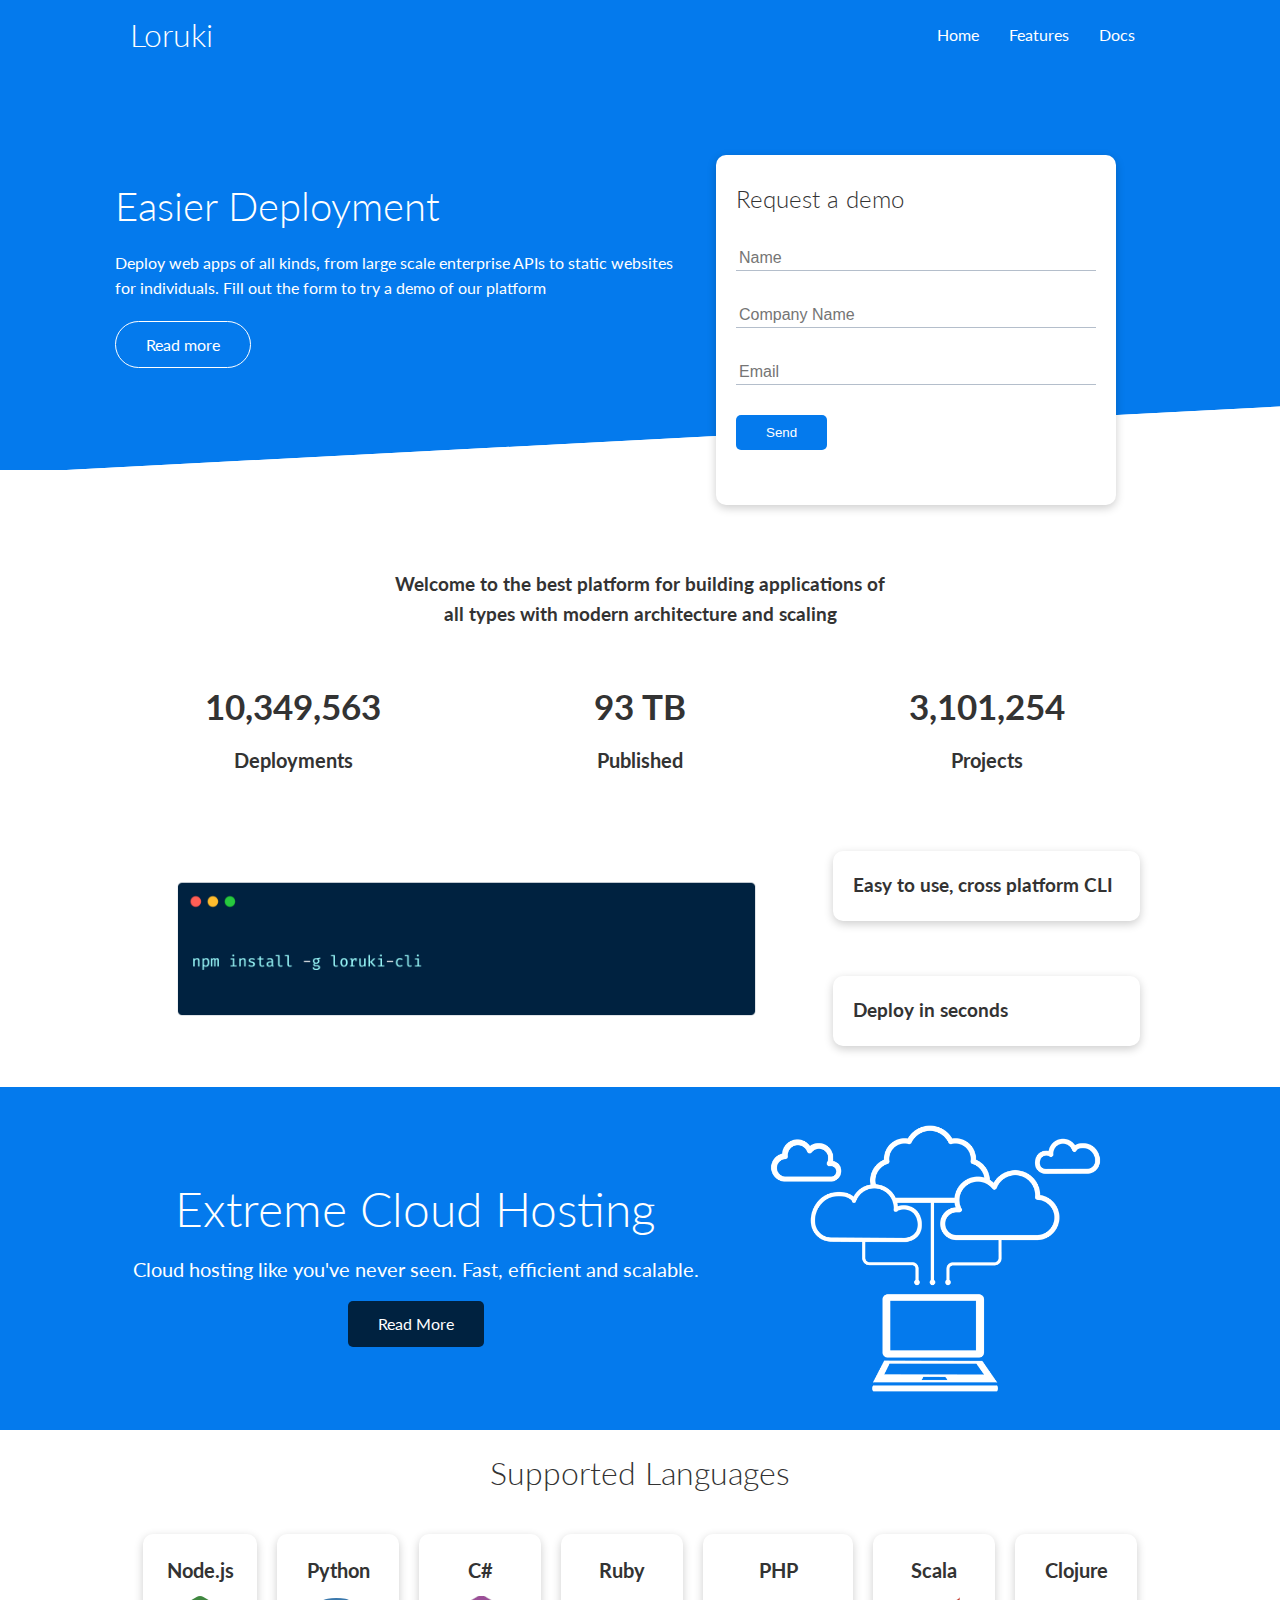
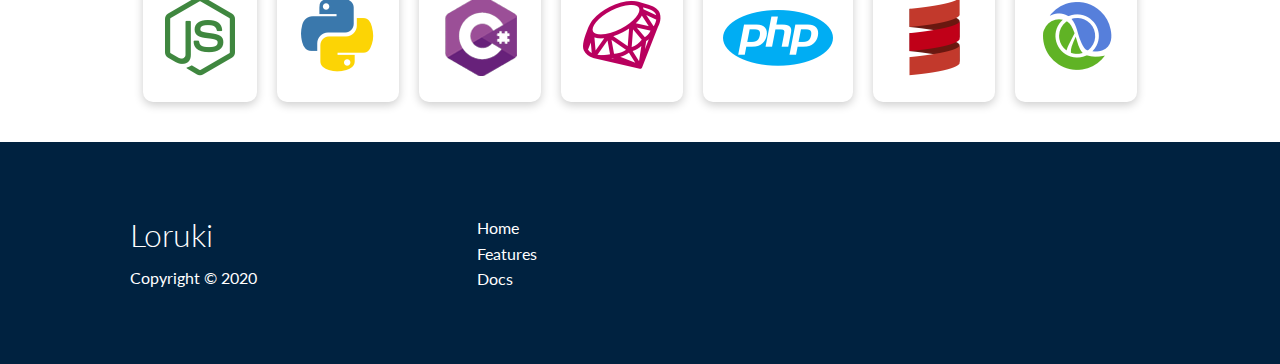
<file: index.html>
<!DOCTYPE html>
<html lang="en">
<head>
    <meta charset="UTF-8">
    <meta name="viewport" content="width=device-width, initial-scale=1.0">
    <link rel="stylesheet" href="https://cdnjs.cloudflare.com/ajax/libs/font-awesome/5.15.1/css/all.min.css"
        integrity="sha512-+4zCK9k+qNFUR5X+cKL9EIR+ZOhtIloNl9GIKS57V1MyNsYpYcUrUeQc9vNfzsWfV28IaLL3i96P9sdNyeRssA=="
        crossorigin="anonymous" />
    <link rel="stylesheet" href="./css/style.css">
    <link rel="stylesheet" href="./css/utilities.css">
    <title>Loruki! Cloud hosting for everyone</title>
</head>
<body>
    <!-- Navbar -->
    <div class="navbar">
        <div class="container flex">
            <h1 class="logo">Loruki</h1>
            <nav>
                <ul>
                    <li><a href="index.html">Home</a></li>
                    <li><a href="features.html">Features</a></li>
                    <li><a href="docs.html">Docs</a></li>
                </ul>
            </nav>
        </div>
    </div>

    <!-- Showcase -->
    <div class="showcase">
        <div class="container grid">
            <div class="showcase-text">
                <h1>Easier Deployment</h1>
                <p>Deploy web apps of all kinds, from large scale enterprise APIs to static websites for individuals. Fill out the form to
                try a demo of our platform</p>
                <a href="features.html" class="btn btn-outline">Read more</a>
            </div>
            <div class="showcase-form card">
                <h2>Request a demo</h2>
                <form autocomplete="off">
                    <div class="form-control">
                        <input type="text" name="name" placeholder="Name" required>
                    </div>
                    <div class="form-control">
                        <input type="text" name="company" placeholder="Company Name" required>
                    </div>
                    <div class="form-control">
                        <input type="email" name="email" placeholder="Email" required>
                    </div>
                    <input type="submit" value="Send" class="btn btn-primary">
                </form>
            </div>
        </div>
    </div>

    <!-- Stats -->
    <section class="stats">
        <div class="container">
            <h3 class="stats-heading text-center">
                Welcome to the best platform for building applications of all types with modern architecture and scaling
            </h3>
            <div class="grid grid-3 text-center my-4">
                <div>
                    <i class="fas fa-server fa-3x"></i>
                    <h3>10,349,563</h3>
                    <p class="text-secondary">Deployments</p>
                </div>
                <div>
                    <i class="fas fa-upload fa-3x"></i>
                    <h3>93 TB</h3>
                    <p class="text-secondary">Published</p>
                </div>
                <div>
                    <i class="fas fa-project-diagram fa-3x"></i>
                    <h3>3,101,254</h3>
                    <p class="text-secondary">Projects</p>
                </div>
            </div>
        </div>
    </section>

    <!-- CLI -->
    <section class="cli">
        <div class="container grid">
            <img src="images/cli.png" alt="CLI">
            <div class="card">
                <h3>Easy to use, cross platform CLI</h3>
            </div>
            <div class="card">
                <h3>Deploy in seconds</h3>
            </div>
        </div>
    </section>

    <!-- Cloud -->
    <section class="cloud bg-primary my-2 py-2">
        <div class="container grid">
            <div class="text-center">
                <h2 class="lg">Extreme Cloud Hosting</h2>
                <p class="lead my-1">
                    Cloud hosting like you've never seen. Fast, efficient and scalable.
                </p>
                <a href="features.html" class="btn btn-dark">Read More</a>
            </div>
            <img src="images/cloud.png" alt="Cloud">
        </div>
    </section>

    <!-- Languages -->
    <section class="languages">
        <h2 class="md text-center my-2">
            Supported Languages
        </h2>
        <div class="container flex">
            <div class="card">
                <h4>Node.js</h4>
                <img src="images/logos/node.png" alt="Node.js">
            </div>
            <div class="card">
                <h4>Python</h4>
                <img src="images/logos/python.png" alt="">
            </div>
            <div class="card">
                <h4>C#</h4>
                <img src="images/logos/csharp.png" alt="">
            </div>
            <div class="card">
                <h4>Ruby</h4>
                <img src="images/logos/ruby.png" alt="">
            </div>
            <div class="card">
                <h4>PHP</h4>
                <img src="images/logos/php.png" alt="">
            </div>
            <div class="card">
                <h4>Scala</h4>
                <img src="images/logos/scala.png" alt="">
            </div>
            <div class="card">
                <h4>Clojure</h4>
                <img src="images/logos/clojure.png" alt="">
            </div>
        </div>
    </section>

    <!-- Footer -->
    <footer class="footer bg-dark py-5">
        <div class="container grid grid-3">
            <div>
                <h1>Loruki</h1>
                <p>Copyright &copy; 2020</p>
            </div>
            <nav>
                <ul>
                    <li><a href="index.html">Home</a></li>
                    <li><a href="features.html">Features</a></li>
                    <li><a href="docs.html">Docs</a></li>
                </ul>
            </nav>
            <div class="social">
                <a href="#"><i class="fab fa-twitter fa-2x"></i></a>
                <a href="#"><i class="fab fa-facebook fa-2x"></i></a>
                <a href="#"><i class="fab fa-instagram fa-2x"></i></a>
                <a href="#"><i class="fab fa-github  fa-2x"></i></a>
            </div>
        </div>
    </footer>
</body>
</html>
</file>
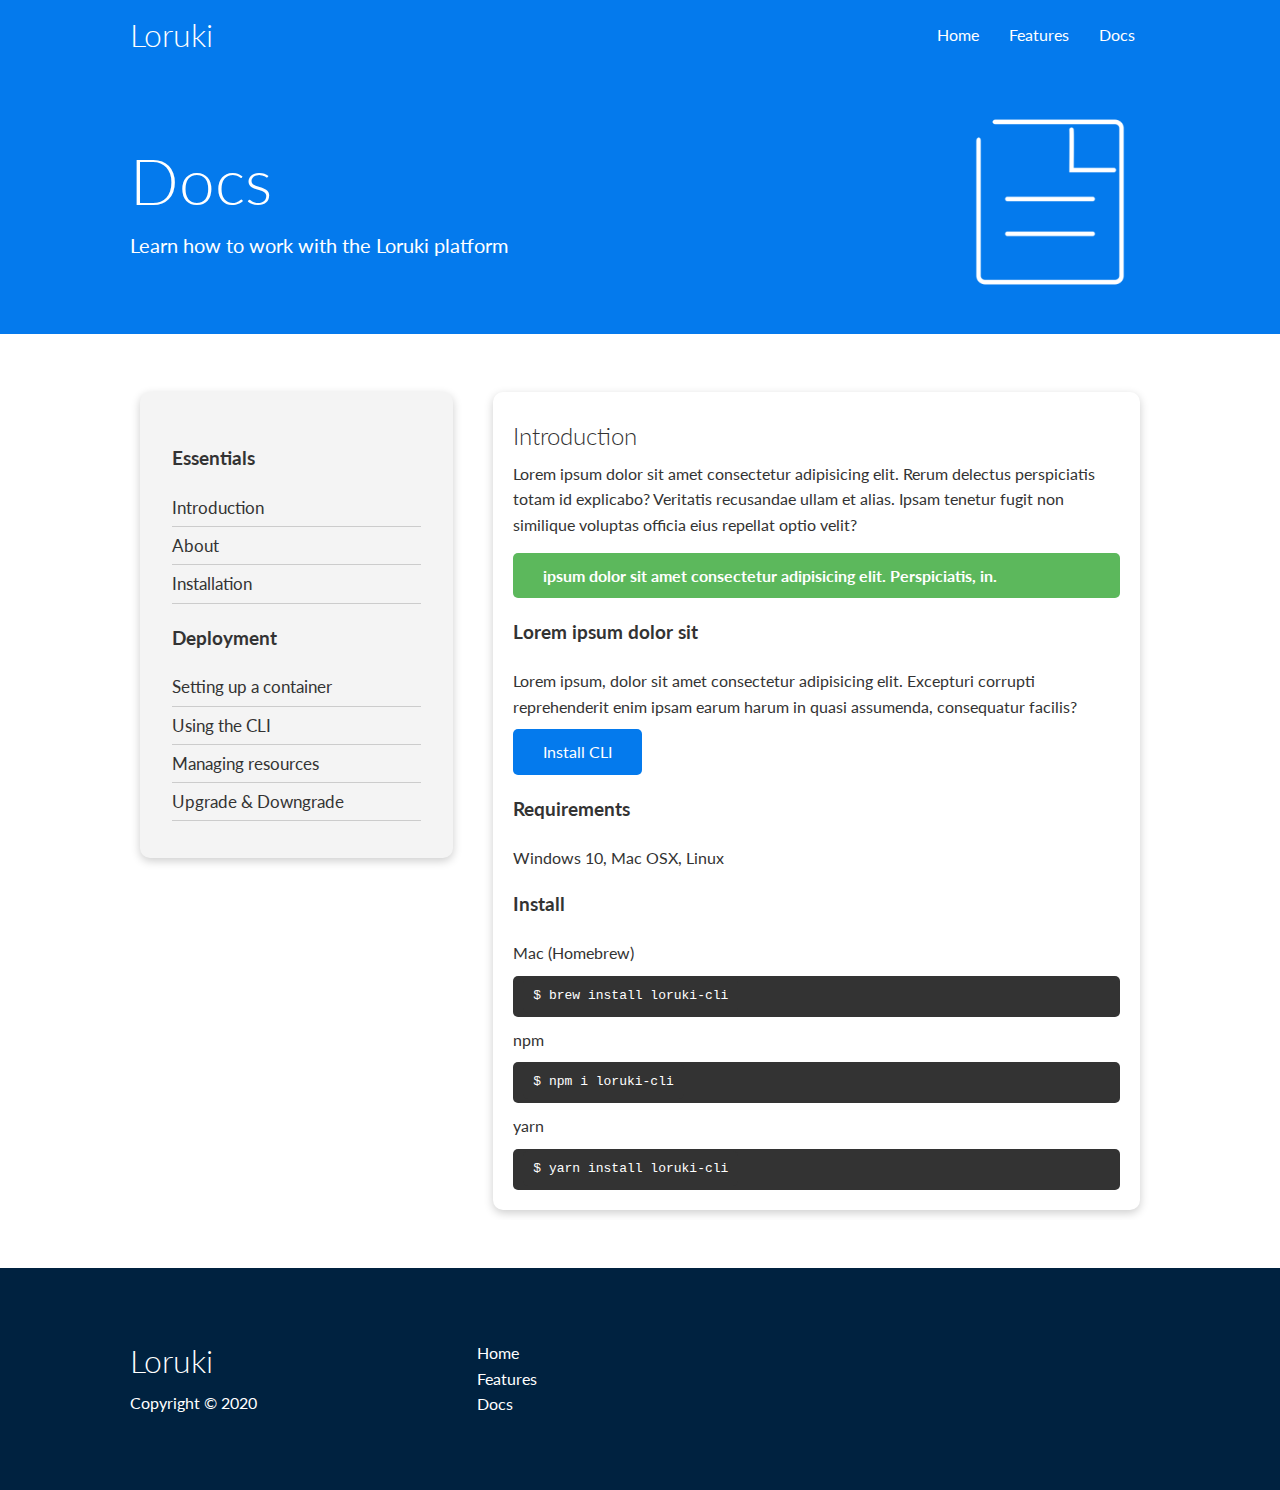
<file: docs.html>
<!DOCTYPE html>
<html lang="en">

<head>
    <meta charset="UTF-8">
    <meta name="viewport" content="width=device-width, initial-scale=1.0">
    <link rel="stylesheet" href="https://cdnjs.cloudflare.com/ajax/libs/font-awesome/5.15.1/css/all.min.css"
        integrity="sha512-+4zCK9k+qNFUR5X+cKL9EIR+ZOhtIloNl9GIKS57V1MyNsYpYcUrUeQc9vNfzsWfV28IaLL3i96P9sdNyeRssA=="
        crossorigin="anonymous" />
    <link rel="stylesheet" href="./css/style.css">
    <link rel="stylesheet" href="./css/utilities.css">
    <title>Loruki! Cloud hosting for everyone</title>
</head>

<body>
    <!-- Navbar -->
    <div class="navbar">
        <div class="container flex">
            <h1 class="logo">Loruki</h1>
            <nav>
                <ul>
                    <li><a href="index.html">Home</a></li>
                    <li><a href="features.html">Features</a></li>
                    <li><a href="docs.html">Docs</a></li>
                </ul>
            </nav>
        </div>
    </div>

    <!-- Head -->
    <section class="docs-head bg-primary py-3">
        <div class="container grid">
            <div>
                <h1 class="xl">Docs</h1>
                <p class="lead">Learn how to work with the Loruki platform</p>
            </div>
            <img src="images/docs.png" alt="server">
        </div>
    </section>

    <!-- Docs main -->
    <section class="docs-main my-4">
        <div class="container grid">
            <div class="card bg-light p-3">
                <h3 class="my-2">Essentials</h3>
                <nav>
                    <ul>
                        <li><a href="#">Introduction</a></li>
                        <li><a href="#">About</a></li>
                        <li><a href="#">Installation</a></li>
                    </ul>
                </nav>

                <h3 class="my-2">Deployment</h3>
                <nav>
                    <ul>
                        <li><a href="#">Setting up a container</a></li>
                        <li><a href="#">Using the CLI</a></li>
                        <li><a href="#">Managing resources</a></li>
                        <li><a href="#">Upgrade & Downgrade</a></li>
                    </ul>
                </nav>
            </div>
            <div class="card">
                <h2>Introduction</h2>
                <p>Lorem ipsum dolor sit amet consectetur adipisicing elit. Rerum delectus perspiciatis totam id explicabo? Veritatis recusandae ullam et alias. Ipsam tenetur fugit non similique voluptas officia eius repellat optio velit?</p>
                <div class="alert alert-success">
                    <i class="fas fa-info"></i> ipsum dolor sit amet consectetur adipisicing elit. Perspiciatis, in.
                </div>
                <h3>Lorem ipsum dolor sit</h3>
                <p>Lorem ipsum, dolor sit amet consectetur adipisicing elit. Excepturi corrupti reprehenderit enim ipsam earum harum in quasi assumenda, consequatur facilis?</p>
                <a href="#" class="btn btn-primary">Install CLI</a>
                
                <h3>Requirements</h3>
                <ul>
                    <li>Windows 10, Mac OSX, Linux</li>
                </ul>

                <h3>Install</h3>
                <p>Mac (Homebrew)</p>
                <pre><code>$ brew install loruki-cli</code></pre>
                <p>npm</p>
                <pre><code>$ npm i loruki-cli</code></pre>
                <p>yarn</p>
                <pre><code>$ yarn install loruki-cli</code></pre>
            </div>
        </div>
    </section>

    <!-- Footer -->
    <footer class="footer bg-dark py-5">
        <div class="container grid grid-3">
            <div>
                <h1>Loruki</h1>
                <p>Copyright &copy; 2020</p>
            </div>
            <nav>
                <ul>
                    <li><a href="index.html">Home</a></li>
                    <li><a href="features.html">Features</a></li>
                    <li><a href="docs.html">Docs</a></li>
                </ul>
            </nav>
            <div class="social">
                <a href="#"><i class="fab fa-twitter fa-2x"></i></a>
                <a href="#"><i class="fab fa-facebook fa-2x"></i></a>
                <a href="#"><i class="fab fa-instagram fa-2x"></i></a>
                <a href="#"><i class="fab fa-github  fa-2x"></i></a>
            </div>
        </div>
    </footer>
</body>

</html>
</file>
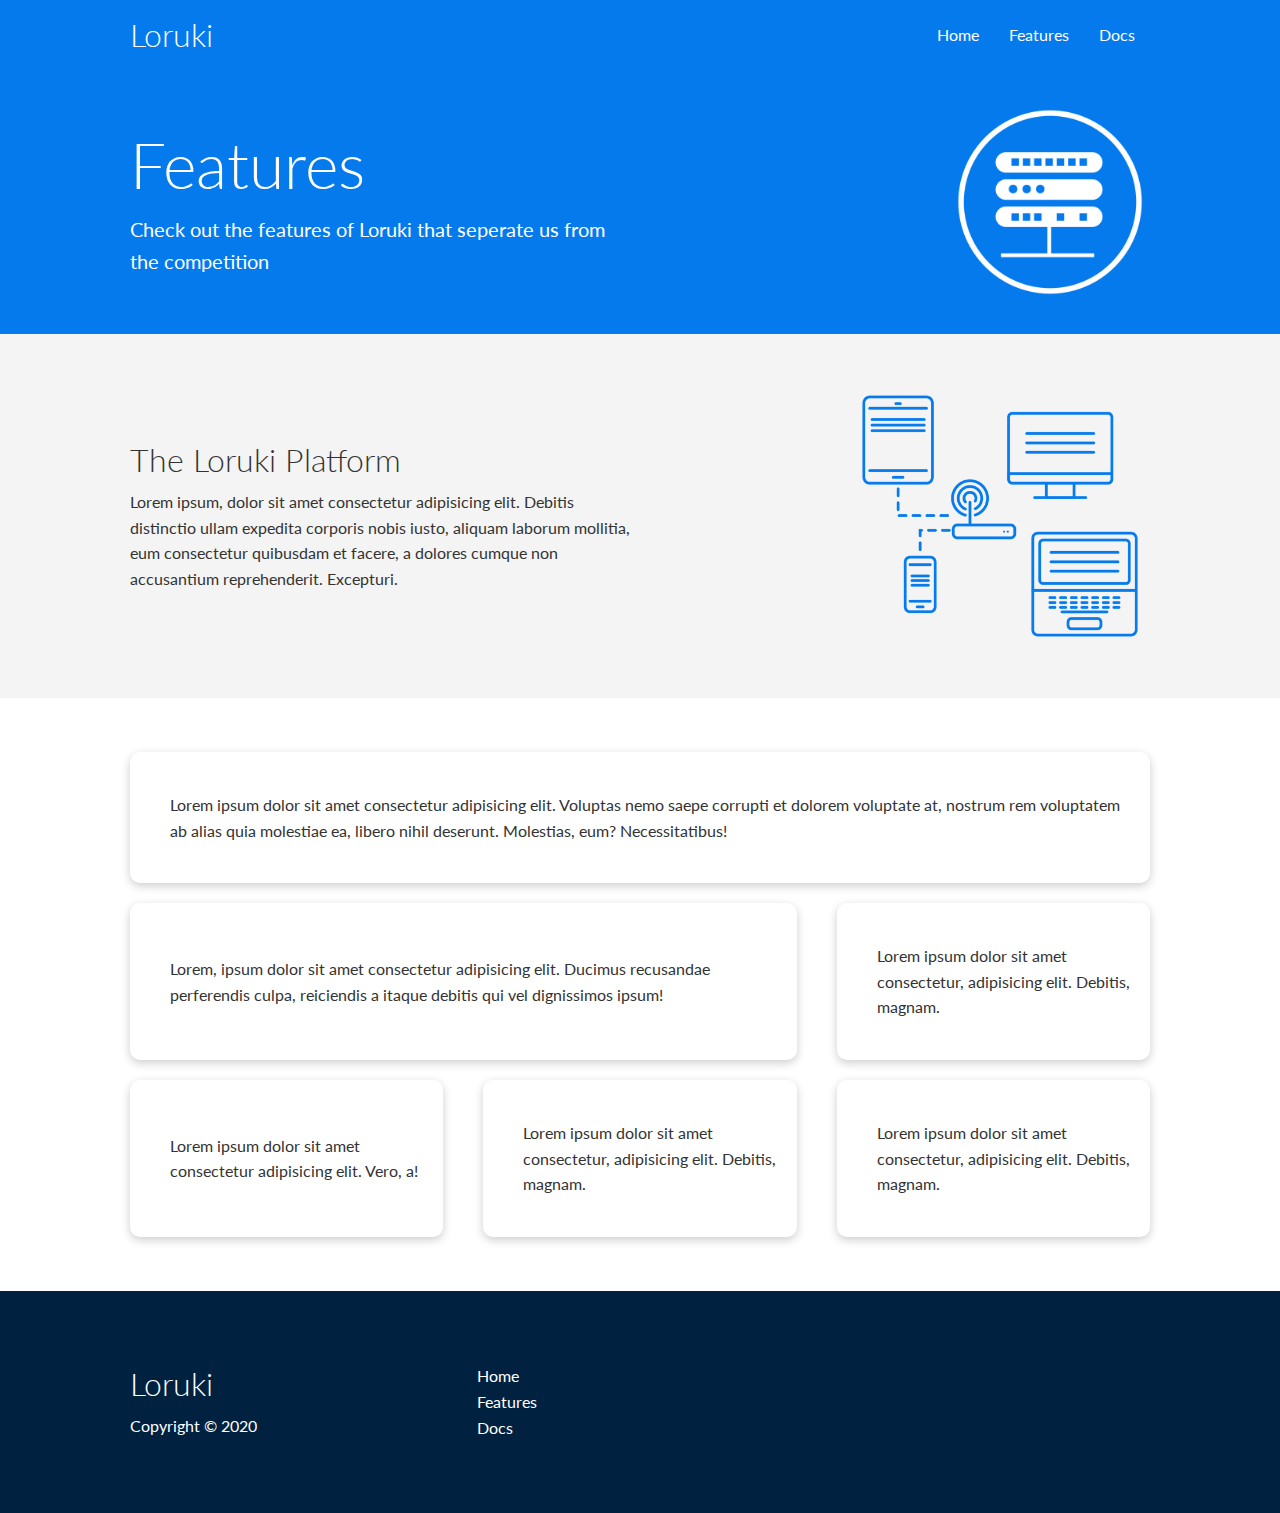
<file: features.html>
<!DOCTYPE html>
<html lang="en">

<head>
    <meta charset="UTF-8">
    <meta name="viewport" content="width=device-width, initial-scale=1.0">
    <link rel="stylesheet" href="https://cdnjs.cloudflare.com/ajax/libs/font-awesome/5.15.1/css/all.min.css"
        integrity="sha512-+4zCK9k+qNFUR5X+cKL9EIR+ZOhtIloNl9GIKS57V1MyNsYpYcUrUeQc9vNfzsWfV28IaLL3i96P9sdNyeRssA=="
        crossorigin="anonymous" />
    <link rel="stylesheet" href="./css/style.css">
    <link rel="stylesheet" href="./css/utilities.css">
    <title>Loruki! Cloud hosting for everyone</title>
</head>

<body>
    <!-- Navbar -->
    <div class="navbar">
        <div class="container flex">
            <h1 class="logo">Loruki</h1>
            <nav>
                <ul>
                    <li><a href="index.html">Home</a></li>
                    <li><a href="features.html">Features</a></li>
                    <li><a href="docs.html">Docs</a></li>
                </ul>
            </nav>
        </div>
    </div>

    <!-- Head -->
    <section class="features-head bg-primary py-3">   
        <div class="container grid">
            <div>
                <h1 class="xl">Features</h1>
                <p class="lead">Check out the features of Loruki that seperate us from the competition</p>
            </div>
            <img src="images/server.png" alt="server">
        </div>
    </section>

    <!-- Sub-head -->
    <section class="features-sub-head bg-light py-3">
        <div class="container grid">
            <div>
                <h1 class="md">The Loruki Platform</h1>
                <p>Lorem ipsum, dolor sit amet consectetur adipisicing elit. Debitis distinctio ullam expedita corporis nobis iusto, aliquam laborum mollitia, eum consectetur quibusdam et facere, a dolores cumque non accusantium reprehenderit. Excepturi.</p>
            </div>
            <img src="images/server2.png" alt="server">
        </div>
    </section>

    <section class="features-main my-2">
        <div class="container grid grid-3">
            <div class="card flex">
                <i class="fas fa-server fa-3x"></i>
                <p>Lorem ipsum dolor sit amet consectetur adipisicing elit. Voluptas nemo saepe corrupti et dolorem voluptate at,
                    nostrum rem voluptatem ab alias quia molestiae ea, libero nihil deserunt. Molestias, eum? Necessitatibus!</p>
            </div>
            <div class="card flex">
                <i class="fas fa-network-wired fa-3x"></i>
                <p>
                    Lorem, ipsum dolor sit amet consectetur adipisicing elit. Ducimus
                    recusandae perferendis culpa, reiciendis a itaque debitis qui vel
                    dignissimos ipsum!
                </p>
            </div>
            <div class="card flex">
                <i class="fas fa-laptop-code fa-3x"></i>
                <p>
                    Lorem ipsum dolor sit amet consectetur, adipisicing elit. Debitis,
                    magnam.
                </p>
            </div>
            <div class="card flex">
                <i class="fas fa-database fa-3x"></i>
                <p>
                    Lorem ipsum dolor sit amet consectetur adipisicing elit. Vero, a!
                </p>
            </div>
            <div class="card flex">
                <i class="fas fa-power-off fa-3x"></i>
                <p>
                    Lorem ipsum dolor sit amet consectetur, adipisicing elit. Debitis,
                    magnam.
                </p>
            </div>
            <div class="card flex">
                <i class="fas fa-upload fa-3x"></i>
                <p>
                    Lorem ipsum dolor sit amet consectetur, adipisicing elit. Debitis,
                    magnam.
                </p>
            </div>
        </div>
    </section>

    <!-- Footer -->
    <footer class="footer bg-dark py-5">
        <div class="container grid grid-3">
            <div>
                <h1>Loruki</h1>
                <p>Copyright &copy; 2020</p>
            </div>
            <nav>
                <ul>
                    <li><a href="index.html">Home</a></li>
                    <li><a href="features.html">Features</a></li>
                    <li><a href="docs.html">Docs</a></li>
                </ul>
            </nav>
            <div class="social">
                <a href="#"><i class="fab fa-twitter fa-2x"></i></a>
                <a href="#"><i class="fab fa-facebook fa-2x"></i></a>
                <a href="#"><i class="fab fa-instagram fa-2x"></i></a>
                <a href="#"><i class="fab fa-github  fa-2x"></i></a>
            </div>
        </div>
    </footer>
</body>

</html>
</file>
<file: css/style.css>
@import url("https://fonts.googleapis.com/css2?family=Lato:wght@300&display=swap");

:root {
  --primary-color: #047aed;
  --secondary-color: #1c3fa8;
  --dark-color: #002240;
  --light-color: #f4f4f4;
  --success-color: #5cb85c;
  --error-color: #d9534f;
}

* {
  box-sizing: border-box;
  padding: 0;
  margin: 0;
}

body {
  font-family: "Lato", sans-serif;
  color: #333;
  line-height: 1.6;
}

ul {
  list-style-type: none;
}

a {
  text-decoration: none;
  color: #333;
}

h1,
h2 {
  font-weight: 300;
  line-height: 1.2;
  margin: 10px 0;
}

p {
  margin: 10px 0;
}

img {
  width: 100%;
}

code,
pre {
  background-color: #333;
  color: #fff;
  padding: 10px;
  border-radius: 5px;
}

/* Navbar */

.navbar {
  background-color: #047aed;
  color: #fff;
  height: 70px;
}

.navbar ul {
  display: flex;
}

.navbar a {
  color: #fff;
  padding: 10px;
  margin: 0 5px;
}

.navbar a:hover {
  border-bottom: 2px #fff solid;
}

.navbar .flex {
  justify-content: space-between;
}

.navbar .container {
  overflow: visible;
}

/* Showcase */

.showcase {
  height: 400px;
  background-color: var(--primary-color);
  color: #fff;
  position: relative;
}

.showcase h1 {
  font-size: 40px;
}

.showcase p {
  margin: 20px 0;
}

.showcase .grid {
  overflow: visible;
  grid-template-columns: 55% 45%;
  gap: 30px;
}

.showcase-text {
  animation: slideInFromLeft 1s ease-in;
}

.showcase-form {
  position: relative;
  top: 60px;
  height: 350px;
  width: 400px;
  padding: 40px;
  z-index: 100;
  animation: slideInFromRight 1s ease-in;
}

.showcase-form .form-control {
  margin: 30px 0;
}

.showcase-form input[type="text"],
.showcase-form input[type="email"] {
  border: 0;
  border-bottom: 1px solid #b4becb;
  width: 100%;
  font-size: 16px;
  padding: 3px;
}

.showcase-form input:focus {
  outline: none;
  border-bottom: 1px solid var(--primary-color);
}

.showcase::before,
.showcase::after {
  content: "";
  background-color: #fff;
  position: absolute;
  height: 100px;
  bottom: -70px;
  right: 0;
  left: 0;
  transform: skewY(-3deg);
  -webkit-transform: skewY(-3deg);
  -moz-transform: skewY(-3deg);
  -ms-transform: skewY(-3deg);
}

/* Stats */

.stats {
  padding-top: 100px;
  animation: slideInFromBottom 1s ease-in;
}

.stats-heading {
  max-width: 500px;
  margin: auto;
}

.stats .grid h3 {
  font-size: 35px;
}

.stats .grid p {
  font-size: 20px;
  font-weight: bold;
}

/* CLI */

.cli .grid {
  grid-template-columns: repeat(3, 1fr);
  grid-template-rows: repeat(2, 1fr);
}

.cli .grid > *:first-child {
  grid-column: 1 / span 2;
  grid-row: 1 / span 2;
}

/* Cloud */
.cloud .container {
  background-color: var(--primary-color);
}

.cloud .grid {
  grid-template-columns: 4fr 3fr;
}

/* Languages */

.languages .card {
  text-align: center;
  margin: 18px 10px 40px;
  transition: transform 0.25s ease-in;
}

.languages .flex {
  flex-wrap: wrap;
}

.languages .card h4 {
  font-size: 20px;
  margin-bottom: 10px;
}

.languages .card:hover {
  transform: translateY(-15px);
}

/* Social */
.footer .social a {
  margin: 0 10px;
}

/* Features */
.features-head img {
  width: 200px;
  justify-self: flex-end;
}

.features-sub-head img {
  width: 300px;
  justify-self: flex-end;
}

.features-main .card > i {
  margin-right: 20px;
}

.features-main .grid {
  padding: 30px;
}

.features-main .grid > *:first-child {
  grid-column: 1 / span 3;
}

.features-main .grid > *:nth-child(2) {
  grid-column: 1 / span 2;
}

/* Docs */
.docs-head img {
  width: 200px;
  justify-self: flex-end;
}

.docs-main h3 {
  margin: 20px 0;
}

.docs-main .grid {
  grid-template-columns: 1fr 2fr;
  align-items: flex-start;
}

.docs-main nav li {
  font-size: 17px;
  padding-bottom: 5px;
  margin-bottom: 5px;
  border-bottom: 1px #ccc solid;
}

.docs-main a:hover {
  font-weight: bold;
}

/* Animation */
@keyframes slideInFromLeft {
  0% {
    transform: translateX(-100%);
  }
  100% {
    transform: translateX(0);
  }
}

@keyframes slideInFromRight {
  0% {
    transform: translateX(100%);
  }
  100% {
    transform: translateX(0);
  }
}

@keyframes slideInFromTop {
  0% {
    transform: translateY(-100%);
  }
  100% {
    transform: translateY(0);
  }
}

@keyframes slideInFromBottom {
  0% {
    transform: translateY(100%);
  }
  100% {
    transform: translateY(0);
  }
}

/* Tablets and under */
@media (max-width: 768px) {
  .grid,
  .showcase .grid,
  .stats .grid,
  .cli .grid,
  .cloud .grid,
  .features-main .grid,
  .docs-main .grid,
  .features-head .grid,
  .docs-head .grid,
  .features-sub-head .grid {
    grid-template-columns: 1fr;
    grid-template-rows: 1fr;
  }

  .showcase {
    height: auto;
  }

  .showcase-text {
    text-align: center;
    margin-top: 40px;
  }

  .showcase-form {
    justify-self: center;
    margin: auto;
  }

  .cli .grid > *:first-child {
    grid-column: 1;
    grid-row: 1;
  }

  .cli .card h3 {
    text-align: center;
  }

  .features-head,
  .features-sub-head,
  .docs-head {
    text-align: center;
  }

  .features-head img,
  .features-sub-head img,
  .docs-head img {
    justify-self: center;
  }

  .features-main .grid > *:first-child,
  .features-main .grid > *:nth-child(2) {
    grid-column: 1;
  }
}

/* Mobile */
@media (max-width: 500px) {
  .navbar {
    height: 110px;
  }

  .navbar .flex {
    flex-direction: column;
  }

  .navbar ul {
    padding: 10px;
    background-color: rgba(0, 0, 0, 0.15);
    border-radius: 10px;
  }

  .navbar ul li:nth-child(-n + 2) {
    border-right: 1px solid rgb(56, 56, 56);
  }
}
</file>
<file: css/utilities.css>
.container {
  max-width: 1100px;
  margin: 0 auto;
  overflow: auto;
  padding: 0 40px;
}

.card {
  background-color: #fff;
  color: #333;
  border-radius: 10px;
  box-shadow: 0 3px 10px rgba(0, 0, 0, 0.2);
  padding: 20px;
  margin: 10px;
}

.btn {
  display: inline-block;
  background-color: var(--primary-color);
  color: #fff;
  border: none;
  padding: 10px 30px;
  border-radius: 5px;
  cursor: pointer;
}

.btn-outline {
  background-color: transparent;
  border: 1px solid #fff;
  border-radius: 30px;
}

.btn:hover {
  transform: scale(0.98);
}

/* Backgrounds and colored buttons */

.bg-primary,
.btn-primary {
  background-color: var(--primary-color);
  color: #fff;
}

.bg-secondary,
.btn-secondary {
  background-color: var(--secondary-color);
  color: #fff;
}

.bg-dark,
.btn-dark {
  background-color: var(--dark-color);
  color: #fff;
}

.bg-light,
.btn-light {
  background-color: var(--light-color);
  color: #333;
}

.bg-primary a,
.bg-secondary a,
.bg-dark a,
.btn-primary a,
.btn-secondary a,
.btn-dark a {
    color: #fff;
}

/* Text sizes */

.lead {
    font-size: 20px;
}

.sm {
    font-size: 1rem;
}

.md {
    font-size: 2rem;
}

.lg {
    font-size: 3rem;
}

.xl {
    font-size: 4rem;
}

.text-center {
  text-align: center;
}

/* Alert */
.alert {
  background-color: var(--light-color);
  padding: 10px 20px;
  font-weight: bold;
  margin: 15px 0;
}

.alert i {
  margin-right: 10px;
}

.alert-success {
  background-color: var(--success-color);
  color: #fff;
  border-radius: 5px;
}

.alert-error {
  background-color: var(--error-color);
  color: #fff;
}

.flex {
  display: flex;
  justify-content: center;
  align-items: center;
  height: 100%;
}

.grid {
  display: grid;
  grid-template-columns: repeat(2, 1fr);
  gap: 20px;
  justify-content: center;
  align-items: center;
  height: 100%;
}

.grid-3 {
  grid-template-columns: repeat(3, 1fr);
}

/* Margin */

.my-1 {
  margin: 1rem 0;
}

.my-2 {
  margin: 1.5rem 0;
}

.my-3 {
  margin: 2rem 0;
}

.my-4 {
  margin: 3rem 0;
}

.my-5 {
  margin: 4rem 0;
}

/* Margin all around */

.m-1 {
  margin: 1rem;
}

.m-2 {
  margin: 1.5rem;
}

.m-3 {
  margin: 2rem;
}

.m-4 {
  margin: 3rem;
}

.m-5 {
  margin: 4rem;
}

/* Padding */

.py-1 {
  padding: 1rem 0;
}

.py-2 {
  padding: 1.5rem 0;
}

.py-3 {
  padding: 2rem 0;
}

.py-4 {
  padding: 3rem 0;
}

.py-5 {
  padding: 4rem 0;
}

/* Padding all around */

.p-1 {
  padding: 1rem;
}

.p-2 {
  padding: 1.5rem;
}

.p-3 {
  padding: 2rem;
}

.p-4 {
  padding: 3rem;
}

.p-5 {
  padding: 4rem;
}
</file>
